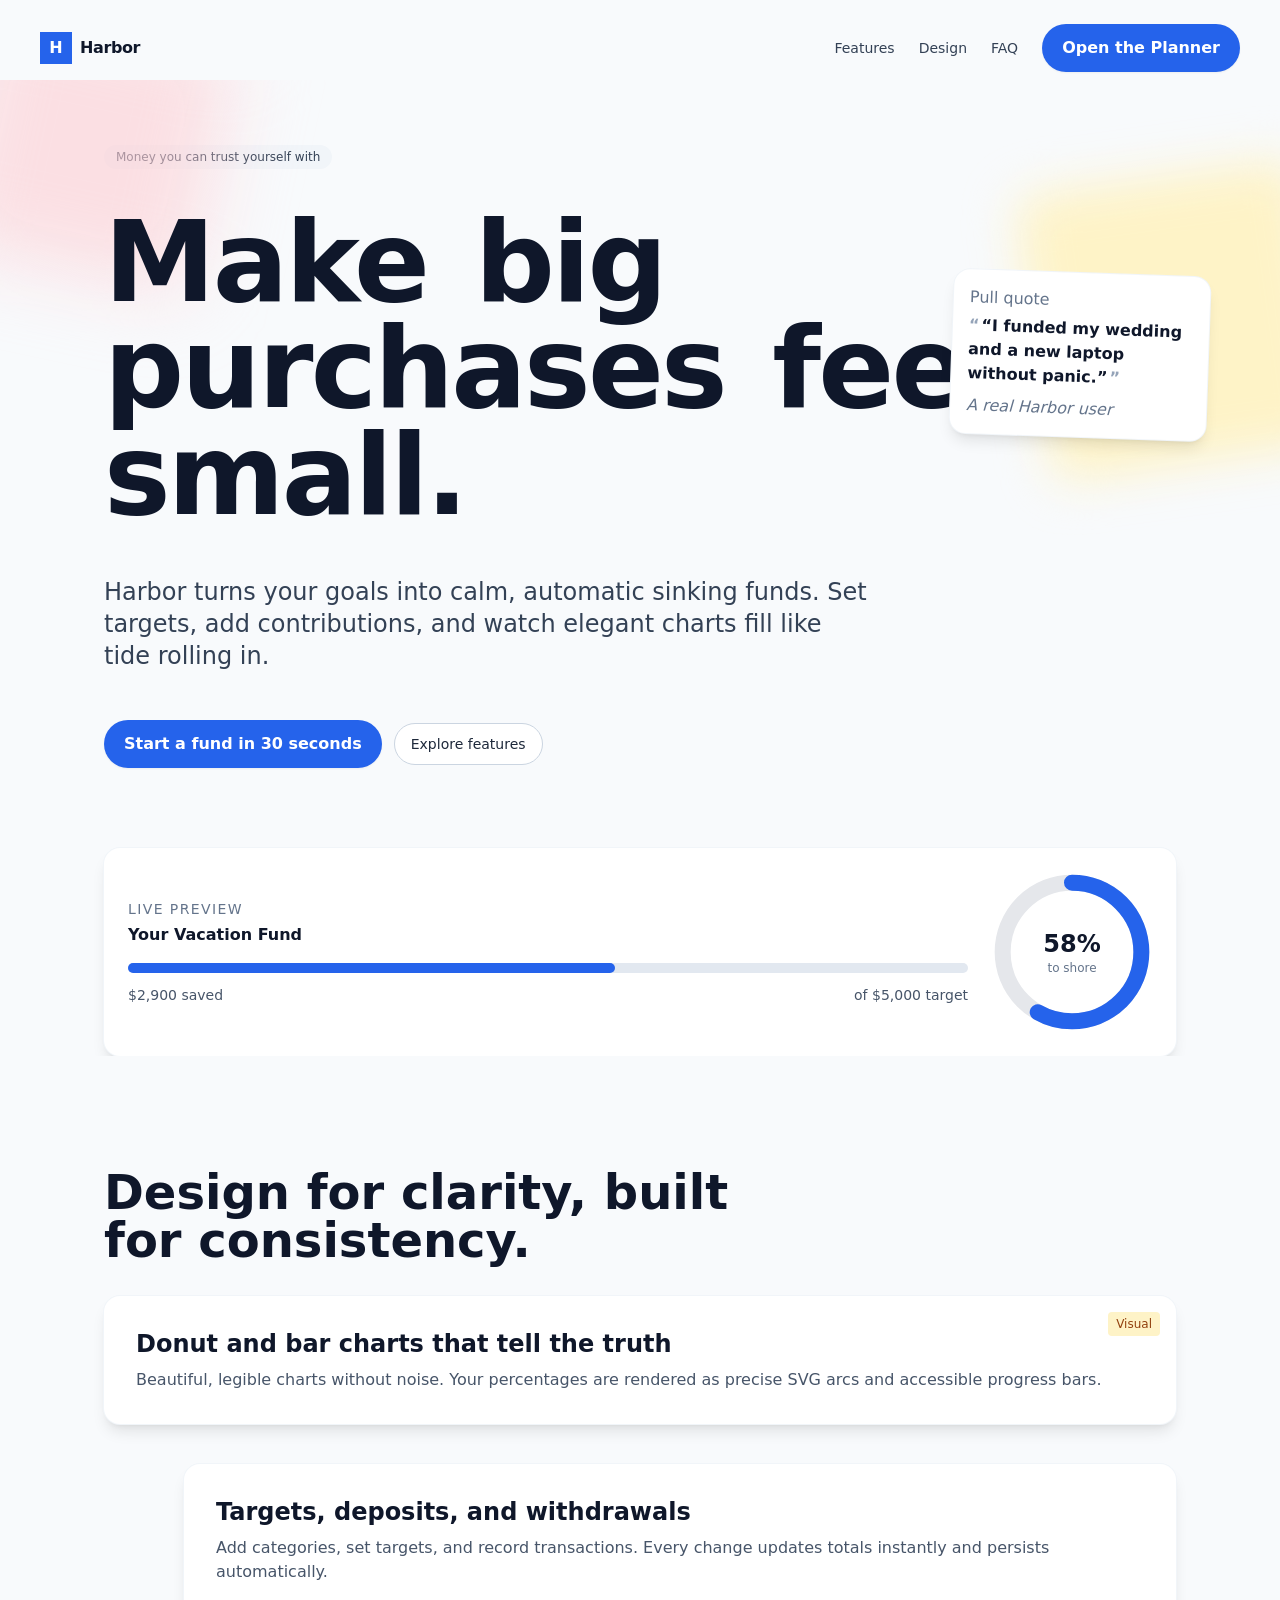
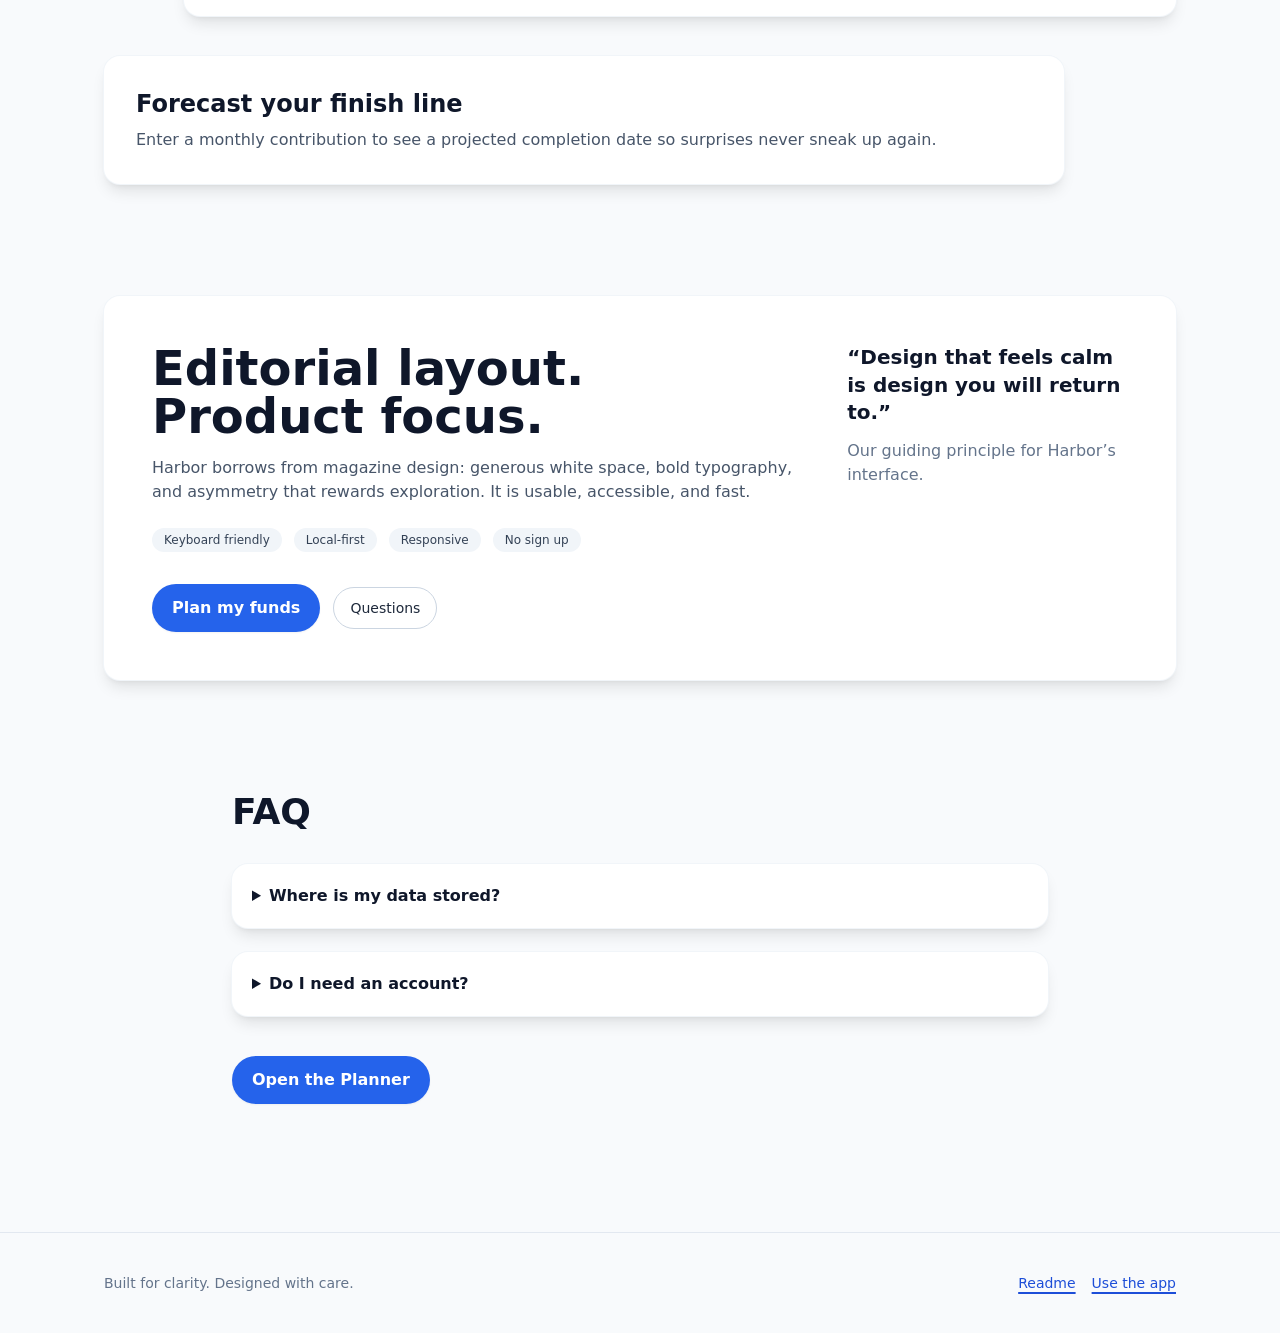
<file: index.html>
<!doctype html>
<html lang="en">
<head>
  <meta charset="utf-8">
  <meta name="viewport" content="width=device-width,initial-scale=1,viewport-fit=cover">
  <title>Harbor | Sinking Funds Planner</title>
  <meta name="description" content="Plan, visualize, and reach your sinking fund goals with beautiful charts and effortless tracking.">
  <link rel="stylesheet" href="styles/tailwind.css" data-teda="tailwind-generated" />
    <link rel="stylesheet" href="styles/main.css">
  <script src="https://code.jquery.com/jquery-3.7.1.min.js"></script>
  
</head>
<body class="bg-slate-50 text-slate-900 antialiased">
  <header class="px-5 md:px-10 pt-6 pb-2 flex items-center justify-between">
    <a href="#top" class="flex items-center gap-2" aria-label="Harbor Home">
      <span class="h-8 w-8 rounded-md bg-blue-600 inline-flex items-center justify-center text-white font-bold">H</span>
      <span class="font-semibold tracking-tight">Harbor</span>
    </a>
    <nav class="hidden md:flex items-center gap-6">
      <a href="#features" class="nav-link">Features</a>
      <a href="#design" class="nav-link">Design</a>
      <a href="#faq" class="nav-link">FAQ</a>
      <a href="app.html" class="btn-primary">Open the Planner</a>
    </nav>
    <a href="app.html" class="md:hidden btn-primary">Open</a>
  </header>

  <main id="top">
    <!-- HERO: editorial, asymmetric, typographic -->
    <section class="relative overflow-hidden pt-8 md:pt-16">
      <div class="absolute -top-16 -left-10 h-64 w-64 rotate-[12deg] rounded-3xl bg-rose-200/60 blur-2xl pointer-events-none"></div>
      <div class="absolute top-24 -right-10 h-72 w-72 -rotate-[8deg] rounded-3xl bg-amber-100 blur-xl pointer-events-none"></div>

      <div class="mx-auto max-w-6xl px-5 md:px-10">
        <p class="chip mb-6 md:mb-10">Money you can trust yourself with</p>

        <div class="relative">
          <h1 class="leading-[0.95] font-black tracking-tight text-[10vw] md:text-[7rem]" style="word-spacing:0.1em">
            Make big purchases feel small.
          </h1>
          <blockquote class="absolute -right-1 md:-right-8 top-10 md:top-16 w-40 md:w-64 rotate-2 card p-4 text-sm md:text-base">
            <span class="block text-slate-500">Pull quote</span>
            <p class="mt-1 font-semibold">“I funded my wedding and a new laptop without panic.”</p>
            <cite class="mt-2 block text-slate-500">A real Harbor user</cite>
          </blockquote>
        </div>

        <div class="mt-8 md:mt-12 max-w-3xl">
          <p class="text-lg md:text-2xl text-slate-700 leading-relaxed">
            Harbor turns your goals into calm, automatic sinking funds. Set targets, add contributions, and watch elegant charts fill like tide rolling in.
          </p>
        </div>

        <div class="mt-8 md:mt-12 flex flex-wrap items-center gap-3">
          <a href="app.html" class="btn-primary">Start a fund in 30 seconds</a>
          <a href="#features" class="btn-secondary">Explore features</a>
        </div>

        <div class="relative mt-14 md:mt-20">
          <div class="card p-4 md:p-6">
            <div class="flex flex-col md:flex-row items-start md:items-center gap-6">
              <div class="flex-1">
                <p class="text-sm uppercase tracking-widest text-slate-500">Live Preview</p>
                <p class="mt-1 font-semibold">Your Vacation Fund</p>
                <div class="mt-4 h-2.5 w-full rounded-full bg-slate-200">
                  <div class="h-2.5 rounded-full bg-blue-600 transition-all" style="width: 58%"></div>
                </div>
                <div class="mt-3 flex items-center justify-between text-sm text-slate-600">
                  <span>$2,900 saved</span>
                  <span>of $5,000 target</span>
                </div>
              </div>
              <div class="w-40 h-40 mx-auto md:mx-0 relative">
                <svg viewBox="0 0 120 120" class="w-40 h-40">
                  <circle cx="60" cy="60" r="52" fill="none" stroke="#e5e7eb" stroke-width="12"></circle>
                  <circle cx="60" cy="60" r="52" fill="none" stroke="#2563eb" stroke-width="12" stroke-linecap="round" stroke-dasharray="327" stroke-dashoffset="137" transform="rotate(-90 60 60)"></circle>
                </svg>
                <div class="absolute inset-0 flex items-center justify-center">
                  <div class="text-center">
                    <div class="text-2xl font-bold">58%</div>
                    <div class="text-xs text-slate-500">to shore</div>
                  </div>
                </div>
              </div>
            </div>
          </div>
        </div>
      </div>
    </section>

    <!-- Features: asymmetric blocks -->
    <section id="features" class="mt-20 md:mt-28 mx-auto max-w-6xl px-5 md:px-10 space-y-12">
      <div class="flex flex-col gap-8">
        <div class="max-w-2xl">
          <h2 class="text-3xl md:text-5xl font-extrabold leading-tight">Design for clarity, built for consistency.</h2>
        </div>
        <div class="space-y-10">
          <div class="card p-6 md:p-8 relative overflow-hidden">
            <span class="absolute top-4 right-4 text-xs font-medium bg-amber-100 text-amber-800 px-2 py-1 rounded">Visual</span>
            <h3 class="text-xl md:text-2xl font-semibold">Donut and bar charts that tell the truth</h3>
            <p class="mt-2 text-slate-600">Beautiful, legible charts without noise. Your percentages are rendered as precise SVG arcs and accessible progress bars.</p>
          </div>
          <div class="md:ml-20 card p-6 md:p-8">
            <h3 class="text-xl md:text-2xl font-semibold">Targets, deposits, and withdrawals</h3>
            <p class="mt-2 text-slate-600">Add categories, set targets, and record transactions. Every change updates totals instantly and persists automatically.</p>
          </div>
          <div class="md:mr-28 card p-6 md:p-8">
            <h3 class="text-xl md:text-2xl font-semibold">Forecast your finish line</h3>
            <p class="mt-2 text-slate-600">Enter a monthly contribution to see a projected completion date so surprises never sneak up again.</p>
          </div>
        </div>
      </div>
    </section>

    <section id="design" class="mt-20 md:mt-28 mx-auto max-w-6xl px-5 md:px-10">
      <div class="card p-8 md:p-12">
        <div class="flex flex-col md:flex-row gap-10 items-start">
          <div class="md:w-[70%]">
            <h2 class="text-3xl md:text-5xl font-extrabold">Editorial layout. Product focus.</h2>
            <p class="mt-4 text-slate-600">Harbor borrows from magazine design: generous white space, bold typography, and asymmetry that rewards exploration. It is usable, accessible, and fast.</p>
            <div class="mt-6 flex flex-wrap gap-3">
              <span class="chip">Keyboard friendly</span>
              <span class="chip">Local-first</span>
              <span class="chip">Responsive</span>
              <span class="chip">No sign up</span>
            </div>
            <div class="mt-8">
              <a href="app.html" class="btn-primary">Plan my funds</a>
              <a href="#faq" class="btn-secondary ml-2">Questions</a>
            </div>
          </div>
          <aside class="md:w-[30%]">
            <blockquote class="text-xl font-semibold leading-snug">
              “Design that feels calm is design you will return to.”
            </blockquote>
            <p class="mt-3 text-slate-500">Our guiding principle for Harbor’s interface.</p>
          </aside>
        </div>
      </div>
    </section>

    <section id="faq" class="mt-20 md:mt-28 mx-auto max-w-4xl px-5 md:px-10">
      <h2 class="text-2xl md:text-4xl font-extrabold">FAQ</h2>
      <div class="mt-8 space-y-6">
        <details class="card p-5">
          <summary class="font-semibold cursor-pointer">Where is my data stored?</summary>
          <p class="mt-3 text-slate-600">All data is stored locally in your browser using localStorage. You can export or import a backup anytime.</p>
        </details>
        <details class="card p-5">
          <summary class="font-semibold cursor-pointer">Do I need an account?</summary>
          <p class="mt-3 text-slate-600">No accounts. No tracking. Just open the planner and start saving.</p>
        </details>
      </div>
      <div class="mt-10">
        <a href="app.html" class="btn-primary">Open the Planner</a>
      </div>
    </section>

    <footer class="mt-24 md:mt-32 border-t border-slate-200">
      <div class="mx-auto max-w-6xl px-5 md:px-10 py-10 flex flex-col md:flex-row items-center justify-between gap-4">
        <p class="text-sm text-slate-500">Built for clarity. Designed with care.</p>
        <div class="flex items-center gap-4 text-sm">
          <a class="link-cta" href="README.md">Readme</a>
          <a class="link-cta" href="app.html">Use the app</a>
        </div>
      </div>
    </footer>
  </main>
  <script src="scripts/helpers.js"></script>
  <script src="scripts/ui.js"></script>
  <script src="scripts/main.js"></script>
</body>
</html>
</file>
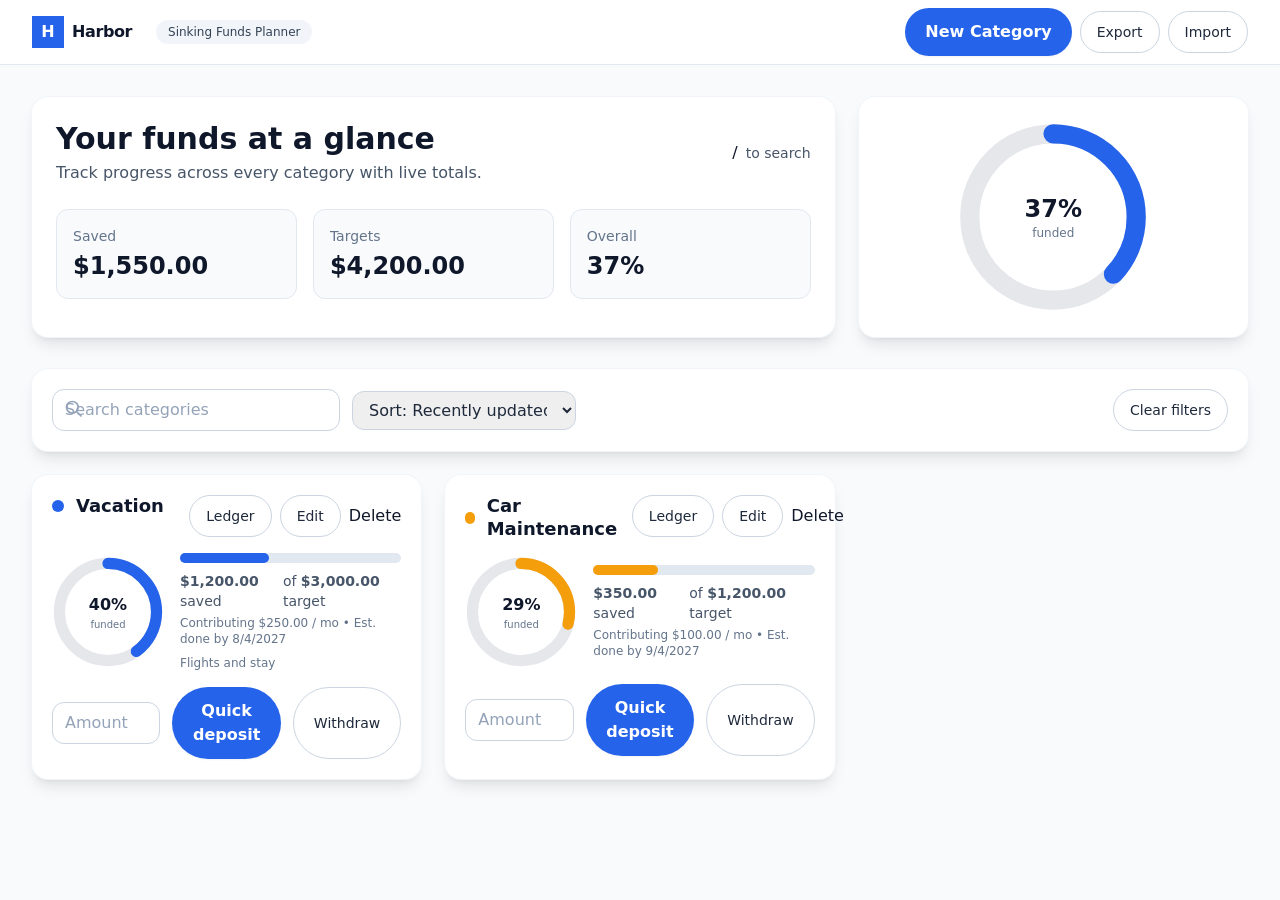
<file: app.html>
<!doctype html>
<html lang="en">
<head>
  <meta charset="utf-8">
  <meta name="viewport" content="width=device-width,initial-scale=1,viewport-fit=cover">
  <title>Harbor Planner</title>
  <meta name="description" content="Track sinking funds with categories, targets, and progress charts.">
  <link rel="stylesheet" href="styles/tailwind.css" data-teda="tailwind-generated" />
    <link rel="stylesheet" href="styles/main.css">
  </head>
<body class="bg-slate-50 text-slate-900 antialiased">
  <header class="sticky top-0 z-40 bg-white/90 backdrop-blur border-b border-slate-200">
    <div class="mx-auto max-w-7xl px-4 md:px-8 h-16 flex items-center justify-between">
      <div class="flex items-center gap-3">
        <a href="index.html" class="flex items-center gap-2" aria-label="Back to landing">
          <span class="h-8 w-8 rounded-md bg-blue-600 inline-flex items-center justify-center text-white font-bold">H</span>
          <span class="font-semibold tracking-tight hidden sm:block">Harbor</span>
        </a>
        <span class="hidden md:inline-flex ml-3 chip">Sinking Funds Planner</span>
      </div>
      <div class="flex items-center gap-2">
        <button id="btnAdd" class="btn-primary">New Category</button>
        <button id="btnExport" class="btn-secondary" title="Export data">Export</button>
        <label class="btn-secondary cursor-pointer" for="importFile">Import<input id="importFile" type="file" accept="application/json" class="sr-only"></label>
      </div>
    </div>
  </header>

  <main class="mx-auto max-w-7xl px-4 md:px-8 py-8">
    <!-- Overview -->
    <section class="grid gap-6 md:grid-cols-3">
      <div class="card p-6 md:col-span-2">
        <div class="flex flex-col md:flex-row md:items-center md:justify-between gap-4">
          <div>
            <h1 class="text-2xl md:text-3xl font-extrabold">Your funds at a glance</h1>
            <p class="text-slate-600 mt-1">Track progress across every category with live totals.</p>
          </div>
          <div class="flex items-center gap-2" aria-label="Keyboard hint">
            <span class="kbd">/</span>
            <span class="text-sm text-slate-600">to search</span>
          </div>
        </div>
        <div class="mt-6 grid sm:grid-cols-3 gap-4">
          <div class="p-4 rounded-xl bg-slate-50 border border-slate-200">
            <p class="text-sm text-slate-500">Saved</p>
            <p id="statSaved" class="text-2xl font-bold mt-1">$0</p>
          </div>
          <div class="p-4 rounded-xl bg-slate-50 border border-slate-200">
            <p class="text-sm text-slate-500">Targets</p>
            <p id="statTargets" class="text-2xl font-bold mt-1">$0</p>
          </div>
          <div class="p-4 rounded-xl bg-slate-50 border border-slate-200">
            <p class="text-sm text-slate-500">Overall</p>
            <p id="statOverall" class="text-2xl font-bold mt-1">0%</p>
          </div>
        </div>
      </div>
      <div class="card p-6 flex items-center justify-center">
        <div class="w-48 h-48 relative" aria-label="Overall progress chart">
          <div id="overallChart" class="w-48 h-48"></div>
          <div class="absolute inset-0 flex items-center justify-center">
            <div class="text-center">
              <div id="overallPct" class="text-2xl font-extrabold">0%</div>
              <div class="text-xs text-slate-500">funded</div>
            </div>
          </div>
        </div>
      </div>
    </section>

    <!-- Controls -->
    <section class="mt-8 card p-4 md:p-5">
      <div class="flex flex-col lg:flex-row gap-3 lg:items-center lg:justify-between">
        <div class="flex flex-col sm:flex-row gap-3 sm:items-center">
          <label for="search" class="sr-only">Search</label>
          <div class="relative w-full sm:w-72">
            <input id="search" class="input pl-9" placeholder="Search categories" type="search" autocomplete="off">
            <svg class="absolute left-3 top-2.5 h-5 w-5 text-slate-400" viewBox="0 0 24 24" fill="none" stroke="currentColor" stroke-width="2" aria-hidden="true"><path d="M21 21l-4.35-4.35"/><circle cx="10" cy="10" r="7"/></svg>
          </div>
          <div>
            <label for="sort" class="sr-only">Sort</label>
            <select id="sort" class="input sm:w-56">
              <option value="recent">Sort: Recently updated</option>
              <option value="name-asc">Sort: Name A to Z</option>
              <option value="name-desc">Sort: Name Z to A</option>
              <option value="progress-desc">Sort: Progress high to low</option>
              <option value="progress-asc">Sort: Progress low to high</option>
              <option value="target-desc">Sort: Target high to low</option>
              <option value="target-asc">Sort: Target low to high</option>
            </select>
          </div>
        </div>
        <div class="flex items-center gap-2">
          <button id="btnClearFilters" class="btn-secondary">Clear filters</button>
        </div>
      </div>
    </section>

    <!-- Category list -->
    <section class="mt-6 grid gap-6 sm:grid-cols-2 lg:grid-cols-3" id="categoryList" aria-live="polite"></section>
  </main>

  <!-- Category Modal -->
  <div id="categoryModal" class="fixed inset-0 z-50 hidden" role="dialog" aria-modal="true" aria-labelledby="catTitle">
    <div class="absolute inset-0 bg-slate-900/40"></div>
    <div class="absolute inset-0 overflow-y-auto">
      <div class="min-h-full flex items-end sm:items-center justify-center p-4">
        <div class="card w-full sm:max-w-lg p-6 relative">
          <button class="absolute right-4 top-4 text-slate-500 hover:text-slate-700" data-close-cat aria-label="Close">✕</button>
          <h3 id="catTitle" class="text-xl font-bold">New Category</h3>
          <form id="categoryForm" class="mt-4 space-y-4">
            <input type="hidden" id="catId">
            <div>
              <label class="label" for="catName">Name</label>
              <input id="catName" class="input" required maxlength="60" placeholder="e.g., Emergency Car Repairs">
            </div>
            <div class="grid sm:grid-cols-2 gap-4">
              <div>
                <label class="label" for="catTarget">Target amount</label>
                <input id="catTarget" class="input" inputmode="decimal" placeholder="e.g., 1500" required>
              </div>
              <div>
                <label class="label" for="catMonthly">Monthly contribution</label>
                <input id="catMonthly" class="input" inputmode="decimal" placeholder="e.g., 125">
              </div>
            </div>
            <div>
              <label class="label">Color</label>
              <div id="colorPick" class="flex flex-wrap gap-2"></div>
            </div>
            <div>
              <label class="label" for="catNotes">Notes</label>
              <textarea id="catNotes" class="input" rows="3" placeholder="Optional notes"></textarea>
            </div>
            <div class="flex items-center justify-between pt-2">
              <button class="btn-secondary" type="button" data-close-cat>Cancel</button>
              <button class="btn-primary" type="submit">Save Category</button>
            </div>
          </form>
        </div>
      </div>
    </div>
  </div>

  <!-- Ledger Modal -->
  <div id="ledgerModal" class="fixed inset-0 z-50 hidden" role="dialog" aria-modal="true" aria-labelledby="ledgerTitle">
    <div class="absolute inset-0 bg-slate-900/40"></div>
    <div class="absolute inset-0 overflow-y-auto">
      <div class="min-h-full flex items-end sm:items-center justify-center p-4">
        <div class="card w-full sm:max-w-2xl p-6 relative">
          <button class="absolute right-4 top-4 text-slate-500 hover:text-slate-700" data-close-ledger aria-label="Close">✕</button>
          <div class="flex items-center justify-between">
            <h3 id="ledgerTitle" class="text-xl font-bold">Ledger</h3>
            <div class="pill"><span class="w-2 h-2 rounded-full bg-slate-400"></span><span id="ledgerCatName">Category</span></div>
          </div>
          <div class="mt-4">
            <form id="txForm" class="grid md:grid-cols-4 gap-3">
              <input type="hidden" id="txCatId">
              <div class="md:col-span-1">
                <label class="label" for="txType">Type</label>
                <select id="txType" class="input">
                  <option value="deposit">Deposit</option>
                  <option value="withdraw">Withdraw</option>
                </select>
              </div>
              <div class="md:col-span-1">
                <label class="label" for="txAmount">Amount</label>
                <input id="txAmount" class="input" inputmode="decimal" placeholder="0.00" required>
              </div>
              <div class="md:col-span-1">
                <label class="label" for="txDate">Date</label>
                <input id="txDate" class="input" type="date">
              </div>
              <div class="md:col-span-1">
                <label class="label" for="txNote">Note</label>
                <input id="txNote" class="input" maxlength="80" placeholder="Optional">
              </div>
              <div class="md:col-span-4 flex items-center justify-end gap-2">
                <button type="button" class="btn-secondary" data-close-ledger>Close</button>
                <button type="submit" class="btn-primary">Add Transaction</button>
              </div>
            </form>
          </div>
          <div class="mt-6">
            <div class="overflow-x-auto">
              <table class="min-w-full text-left text-sm">
                <thead>
                  <tr class="text-slate-500">
                    <th class="py-2 pr-6">Date</th>
                    <th class="py-2 pr-6">Type</th>
                    <th class="py-2 pr-6">Amount</th>
                    <th class="py-2 pr-6">Note</th>
                    <th class="py-2 pr-2 text-right">Actions</th>
                  </tr>
                </thead>
                <tbody id="txTable" class="align-top"></tbody>
              </table>
            </div>
          </div>
        </div>
      </div>
    </div>
  </div>

  <div id="toast" class="fixed bottom-4 left-1/2 -translate-x-1/2 z-50 hidden">
    <div class="rounded-full bg-slate-900 text-white px-4 py-2 text-sm shadow-lg" role="status" aria-live="polite"></div>
  </div>

  <script src="https://code.jquery.com/jquery-3.7.1.min.js"></script>
  <script src="scripts/helpers.js"></script>
  <script src="scripts/ui.js"></script>
  <script src="scripts/main.js"></script>
</body>
</html>
</file>
<file: styles/main.css>
/* Harbor Sinking Funds - main stylesheet
   Keep Tailwind utilities in HTML via CDN; only regular CSS here. */

:root {
  --harbor-blue: #2563eb; /* blue-600 */
  --harbor-amber: #f59e0b; /* amber-500 */
  --harbor-rose: #f43f5e; /* rose-500 */
  --ring: 3px;
}

html:focus-within { scroll-behavior: smooth; }

@media (prefers-reduced-motion: reduce) {
  html:focus-within { scroll-behavior: auto; }
  *, *::before, *::after { animation: none !important; transition: none !important; }
}

/***** Editorial touches *****/
blockquote { quotes: "\201C" "\201D" "\2018" "\2019"; }
blockquote p::before { content: open-quote; margin-right: 2px; color: #94a3b8; }
blockquote p::after { content: close-quote; margin-left: 2px; color: #94a3b8; }

/***** Utility overrides *****/
.sr-only { position: absolute; width: 1px; height: 1px; padding: 0; margin: -1px; overflow: hidden; clip: rect(0, 0, 0, 0); white-space: nowrap; border: 0; }

/***** Chart helpers *****/
.donut { position: relative; width: 12rem; height: 12rem; }
.donut svg { display: block; }

/***** Modal helpers *****/
#categoryModal[aria-modal="true"].hidden,
#ledgerModal[aria-modal="true"].hidden { display: none; }

/***** Table responsive *****/
@media (max-width: 640px) {
  table thead { display: none; }
  table tr { display: block; border-bottom: 1px solid #e5e7eb; padding: 8px 0; }
  table td { display: flex; justify-content: space-between; gap: 12px; padding: 6px 0; }
  table td::before { content: attr(data-label); font-weight: 600; color: #64748b; }
}

/***** Focus ring for custom elements *****/
[role="button"], button, a { outline-color: var(--harbor-blue); }

/***** Toast *****/
#toast.show { display: block; animation: toastIn 200ms ease-out; }
@keyframes toastIn { from { transform: translate(-50%, 10px); opacity: 0; } to { transform: translate(-50%, 0); opacity: 1; } }
</file>
